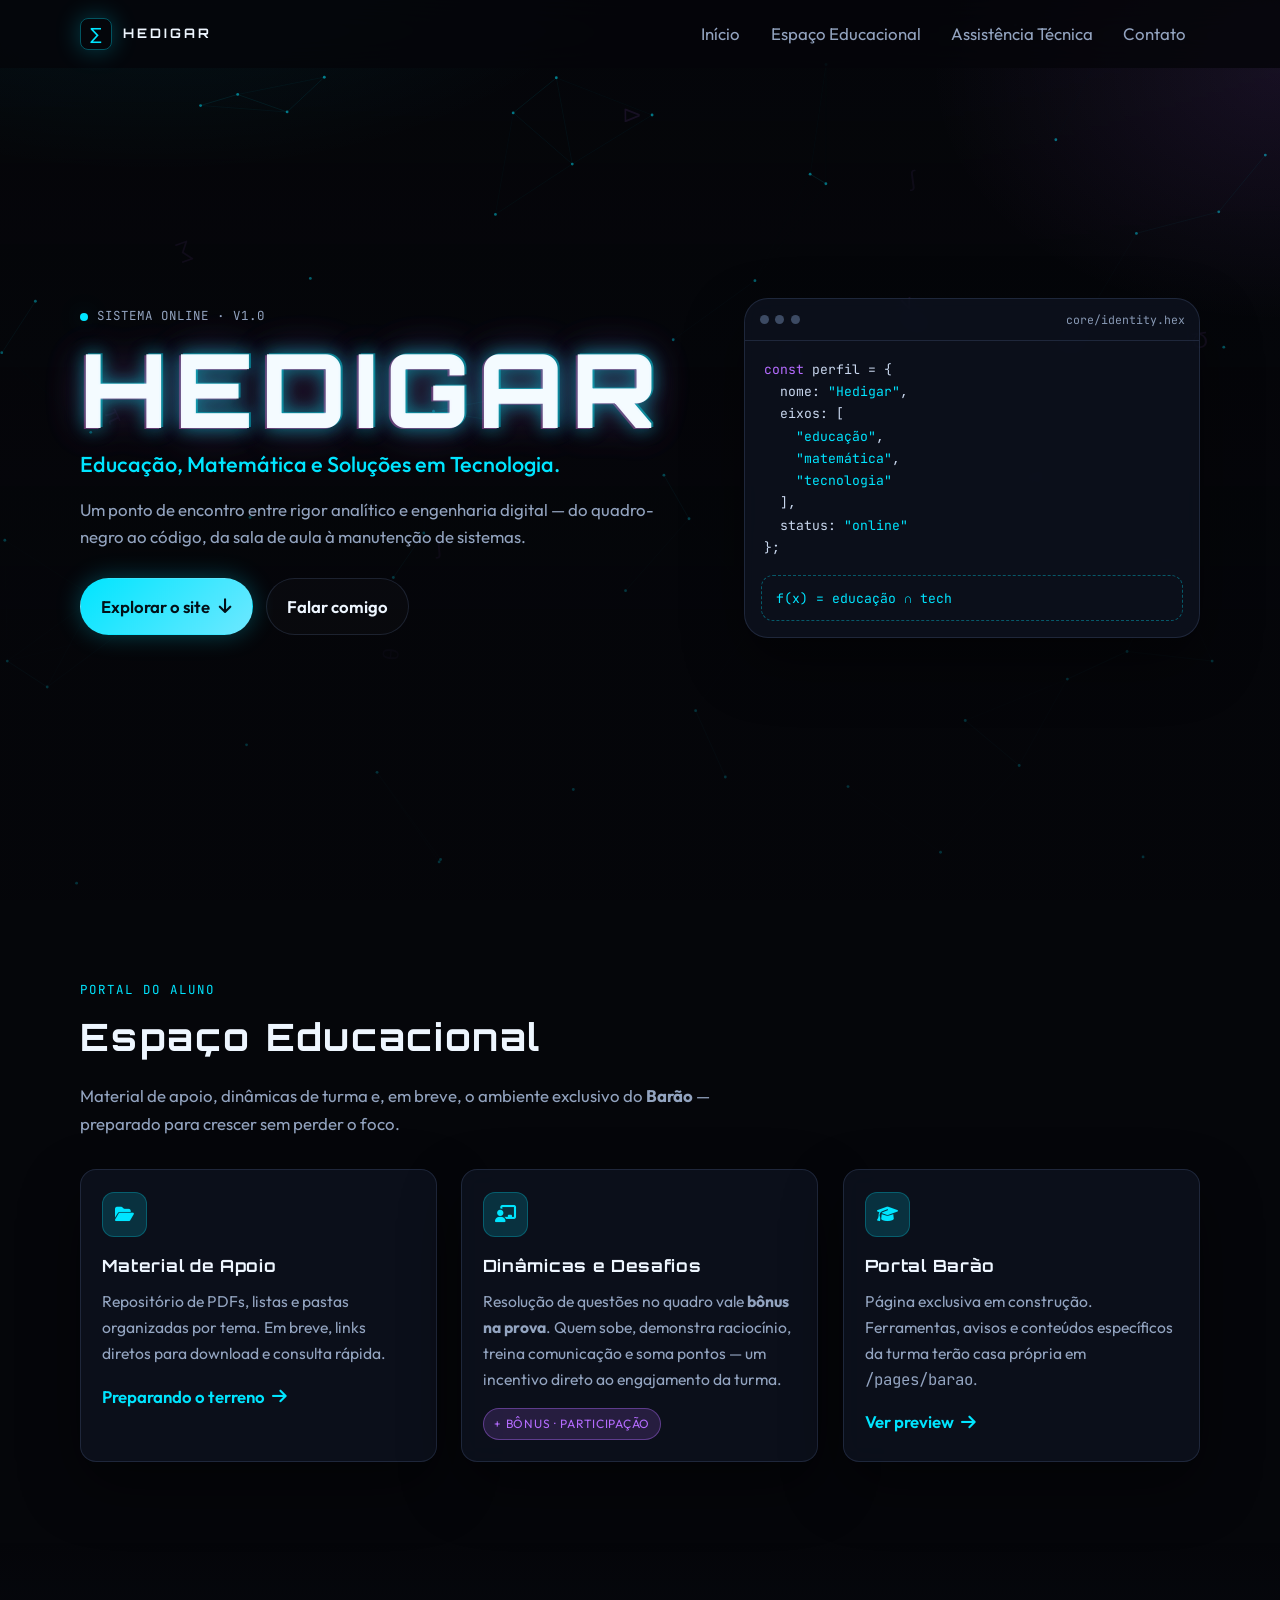
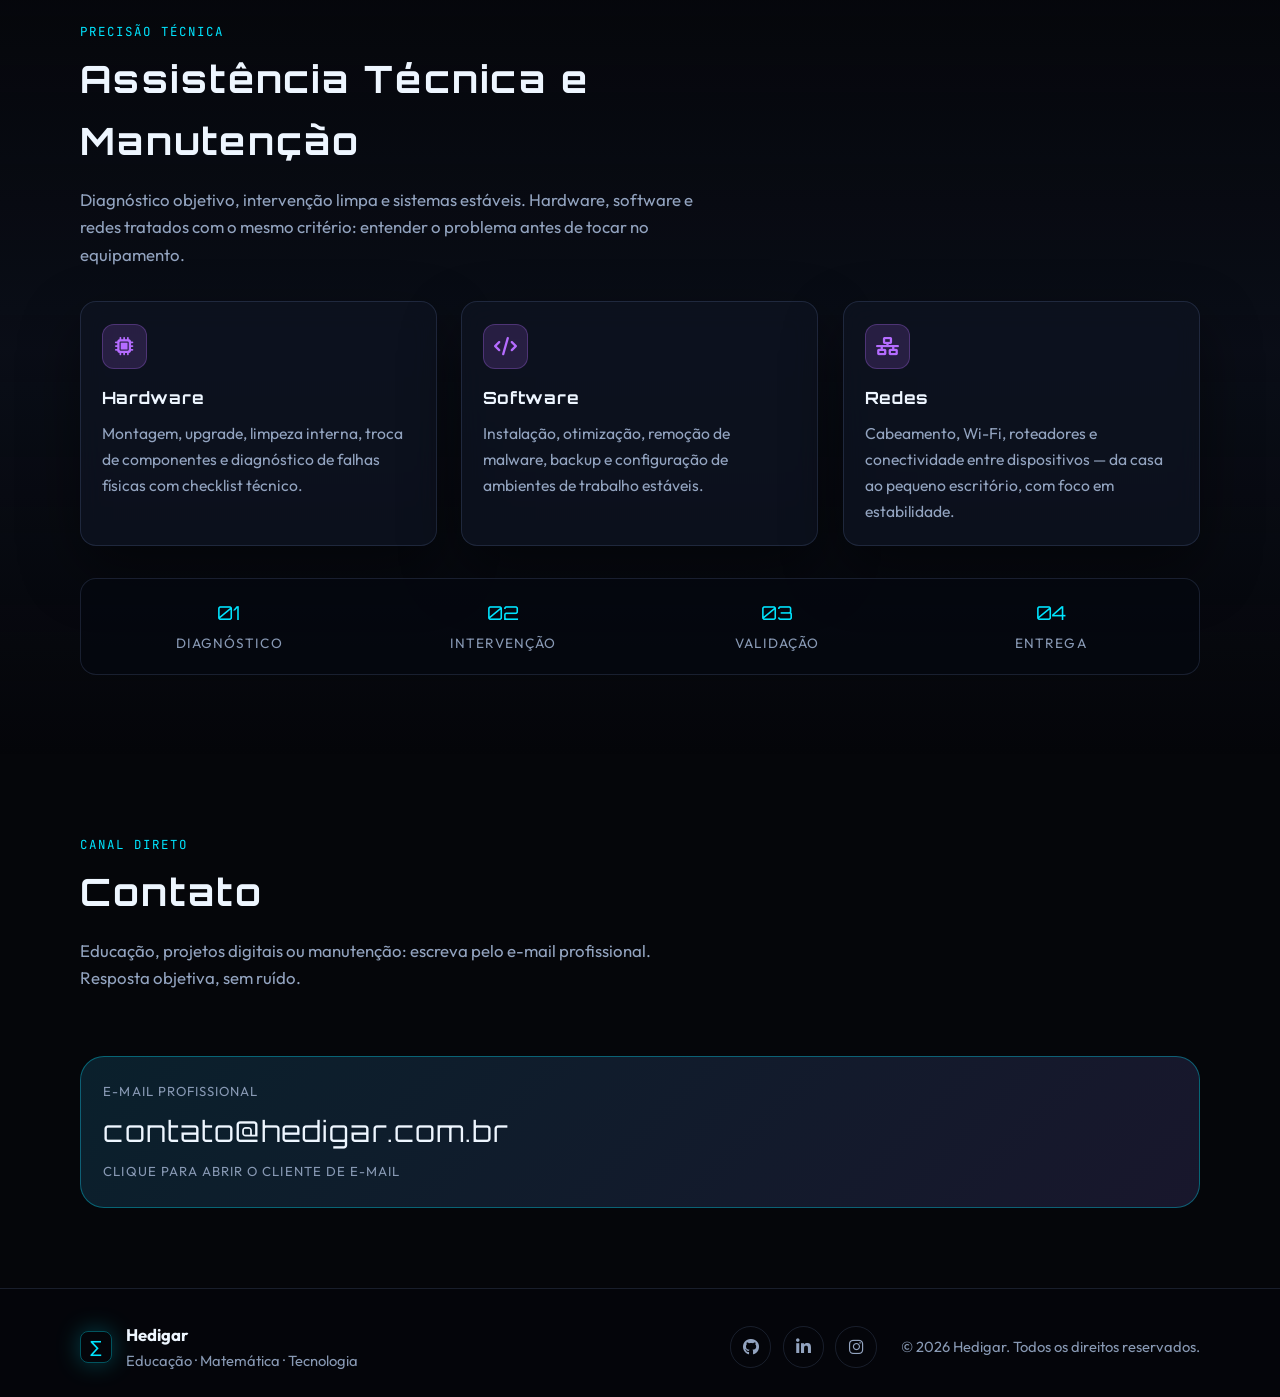
<file: index.html>
<!DOCTYPE html>
<html lang="pt-BR">
  <head>
    <meta charset="UTF-8" />
    <meta name="viewport" content="width=device-width, initial-scale=1.0" />
    <meta
      name="description"
      content="Hedigar — Educação, Matemática e Soluções em Tecnologia. Portal educacional, assistência técnica e projetos digitais."
    />
    <meta name="theme-color" content="#05060a" />
    <link rel="icon" href="assets/img/favicon.svg" type="image/svg+xml" />
    <title>Hedigar — Educação, Matemática e Tecnologia</title>

    <!-- Tipografias: cyber para títulos, humanista para leitura, mono para detalhes técnicos -->
    <link rel="preconnect" href="https://fonts.googleapis.com" />
    <link rel="preconnect" href="https://fonts.gstatic.com" crossorigin />
    <link
      href="https://fonts.googleapis.com/css2?family=Orbitron:wght@500;700;800&family=Outfit:wght@300;400;500;600;700&family=JetBrains+Mono:wght@400;500&display=swap"
      rel="stylesheet"
    />

    <!-- Ícones minimalistas -->
    <link
      rel="stylesheet"
      href="https://cdnjs.cloudflare.com/ajax/libs/font-awesome/6.5.2/css/all.min.css"
      integrity="sha512-SnH5WK+bZxgPHs44uWIX+LLJAJ9/2PkPKZ5QiAj6Ta86w+fsb2TkcmfRyVX3pBnMFcV7oQPJkl9QevSCWr3W6A=="
      crossorigin="anonymous"
      referrerpolicy="no-referrer"
    />

    <!-- CSS modular: tokens → base → layout → componentes → animações -->
    <link rel="stylesheet" href="assets/css/tokens.css" />
    <link rel="stylesheet" href="assets/css/base.css" />
    <link rel="stylesheet" href="assets/css/layout.css" />
    <link rel="stylesheet" href="assets/css/components.css" />
    <link rel="stylesheet" href="assets/css/animations.css" />
  </head>
  <body>
    <!-- Canvas de fundo: partículas conectadas + símbolos matemáticos -->
    <canvas id="bg-canvas" aria-hidden="true"></canvas>
    <div class="page-veil" aria-hidden="true"></div>

    <a class="skip-link" href="#conteudo">Pular para o conteúdo</a>

    <header class="site-header" data-header>
      <div class="container header-inner">
        <a class="brand" href="#inicio" aria-label="Hedigar — início">
          <span class="brand-mark" aria-hidden="true">∑</span>
          <span class="brand-name">HEDIGAR</span>
        </a>

        <button
          class="nav-toggle"
          type="button"
          data-nav-toggle
          aria-expanded="false"
          aria-controls="menu-principal"
          aria-label="Abrir menu"
        >
          <span></span>
          <span></span>
          <span></span>
        </button>

        <nav class="site-nav" id="menu-principal" data-nav>
          <ul class="nav-list">
            <li><a href="#inicio">Início</a></li>
            <li><a href="#educacao">Espaço Educacional</a></li>
            <li><a href="#assistencia">Assistência Técnica</a></li>
            <li><a href="#contato">Contato</a></li>
          </ul>
        </nav>
      </div>
    </header>

    <main id="conteudo">
      <!-- 1. Hero -->
      <section class="hero" id="inicio">
        <div class="container hero-grid">
          <div class="hero-copy">
            <p class="eyebrow reveal" data-reveal>
              <span class="pulse-dot"></span>
              Sistema online · v1.0
            </p>
            <h1 class="hero-title reveal" data-reveal>
              <span class="hero-glitch" data-text="HEDIGAR">HEDIGAR</span>
            </h1>
            <p class="hero-subtitle reveal" data-reveal>
              Educação, Matemática e Soluções em Tecnologia.
            </p>
            <p class="hero-lead reveal" data-reveal>
              Um ponto de encontro entre rigor analítico e engenharia digital —
              do quadro-negro ao código, da sala de aula à manutenção de sistemas.
            </p>
            <div class="hero-actions reveal" data-reveal>
              <a class="btn btn-primary" href="#educacao">
                Explorar o site
                <i class="fa-solid fa-arrow-down" aria-hidden="true"></i>
              </a>
              <a class="btn btn-ghost" href="#contato">Falar comigo</a>
            </div>
          </div>

          <aside class="hero-panel reveal" data-reveal aria-hidden="true">
            <div class="panel-frame">
              <header class="panel-bar">
                <span></span><span></span><span></span>
                <code>core/identity.hex</code>
              </header>
              <pre class="panel-code"><code><span class="tok-kw">const</span> perfil = {
  nome: <span class="tok-str">"Hedigar"</span>,
  eixos: [
    <span class="tok-str">"educação"</span>,
    <span class="tok-str">"matemática"</span>,
    <span class="tok-str">"tecnologia"</span>
  ],
  status: <span class="tok-str">"online"</span>
};</code></pre>
              <div class="panel-formula">
                <span>f(x) = educação ∩ tech</span>
              </div>
            </div>
          </aside>
        </div>
      </section>

      <!-- 2. Espaço Educacional / Portal do Aluno -->
      <section class="section" id="educacao">
        <div class="container">
          <header class="section-head reveal" data-reveal>
            <p class="section-kicker">Portal do Aluno</p>
            <h2>Espaço Educacional</h2>
            <p class="section-intro">
              Material de apoio, dinâmicas de turma e, em breve, o ambiente exclusivo
              do <strong>Barão</strong> — preparado para crescer sem perder o foco.
            </p>
          </header>

          <div class="card-grid">
            <article class="card reveal" data-reveal>
              <div class="card-icon" aria-hidden="true">
                <i class="fa-solid fa-folder-open"></i>
              </div>
              <h3>Material de Apoio</h3>
              <p>
                Repositório de PDFs, listas e pastas organizadas por tema.
                Em breve, links diretos para download e consulta rápida.
              </p>
              <a class="card-link" href="pages/barao/index.html">
                Preparando o terreno
                <i class="fa-solid fa-arrow-right" aria-hidden="true"></i>
              </a>
            </article>

            <article class="card card-accent reveal" data-reveal>
              <div class="card-icon" aria-hidden="true">
                <i class="fa-solid fa-chalkboard-user"></i>
              </div>
              <h3>Dinâmicas e Desafios</h3>
              <p>
                Resolução de questões no quadro vale <strong>bônus na prova</strong>.
                Quem sobe, demonstra raciocínio, treina comunicação e soma pontos —
                um incentivo direto ao engajamento da turma.
              </p>
              <span class="chip">+ bônus · participação</span>
            </article>

            <article class="card card-soon reveal" data-reveal>
              <div class="card-icon" aria-hidden="true">
                <i class="fa-solid fa-graduation-cap"></i>
              </div>
              <h3>Portal Barão</h3>
              <p>
                Página exclusiva em construção. Ferramentas, avisos e conteúdos
                específicos da turma terão casa própria em
                <code>/pages/barao</code>.
              </p>
              <a class="card-link" href="pages/barao/index.html">
                Ver preview
                <i class="fa-solid fa-arrow-right" aria-hidden="true"></i>
              </a>
            </article>
          </div>
        </div>
      </section>

      <!-- 3. Assistência Técnica -->
      <section class="section section-tech" id="assistencia">
        <div class="container">
          <header class="section-head reveal" data-reveal>
            <p class="section-kicker">Precisão técnica</p>
            <h2>Assistência Técnica e Manutenção</h2>
            <p class="section-intro">
              Diagnóstico objetivo, intervenção limpa e sistemas estáveis.
              Hardware, software e redes tratados com o mesmo critério:
              entender o problema antes de tocar no equipamento.
            </p>
          </header>

          <div class="service-grid">
            <article class="service-card reveal" data-reveal>
              <div class="service-icon" aria-hidden="true">
                <i class="fa-solid fa-microchip"></i>
              </div>
              <h3>Hardware</h3>
              <p>
                Montagem, upgrade, limpeza interna, troca de componentes e
                diagnóstico de falhas físicas com checklist técnico.
              </p>
            </article>

            <article class="service-card reveal" data-reveal>
              <div class="service-icon" aria-hidden="true">
                <i class="fa-solid fa-code"></i>
              </div>
              <h3>Software</h3>
              <p>
                Instalação, otimização, remoção de malware, backup e
                configuração de ambientes de trabalho estáveis.
              </p>
            </article>

            <article class="service-card reveal" data-reveal>
              <div class="service-icon" aria-hidden="true">
                <i class="fa-solid fa-network-wired"></i>
              </div>
              <h3>Redes</h3>
              <p>
                Cabeamento, Wi-Fi, roteadores e conectividade entre dispositivos —
                da casa ao pequeno escritório, com foco em estabilidade.
              </p>
            </article>
          </div>

          <div class="trust-bar reveal" data-reveal>
            <div>
              <span class="trust-value">01</span>
              <span class="trust-label">Diagnóstico</span>
            </div>
            <div>
              <span class="trust-value">02</span>
              <span class="trust-label">Intervenção</span>
            </div>
            <div>
              <span class="trust-value">03</span>
              <span class="trust-label">Validação</span>
            </div>
            <div>
              <span class="trust-value">04</span>
              <span class="trust-label">Entrega</span>
            </div>
          </div>
        </div>
      </section>

      <!-- 4. Contato -->
      <section class="section" id="contato">
        <div class="container contact-wrap">
          <header class="section-head reveal" data-reveal>
            <p class="section-kicker">Canal direto</p>
            <h2>Contato</h2>
            <p class="section-intro">
              Educação, projetos digitais ou manutenção: escreva pelo e-mail
              profissional. Resposta objetiva, sem ruído.
            </p>
          </header>

          <a class="mail-card reveal" data-reveal href="mailto:contato@hedigar.com.br">
            <span class="mail-label">E-mail profissional</span>
            <span class="mail-address">contato@hedigar.com.br</span>
            <span class="mail-hint">Clique para abrir o cliente de e-mail</span>
          </a>
        </div>
      </section>
    </main>

    <footer class="site-footer">
      <div class="container footer-inner">
        <div class="footer-brand">
          <span class="brand-mark" aria-hidden="true">∑</span>
          <div>
            <strong>Hedigar</strong>
            <p>Educação · Matemática · Tecnologia</p>
          </div>
        </div>

        <ul class="social-list">
          <li>
            <a href="https://github.com" target="_blank" rel="noopener noreferrer" aria-label="GitHub">
              <i class="fa-brands fa-github" aria-hidden="true"></i>
            </a>
          </li>
          <li>
            <a href="https://www.linkedin.com" target="_blank" rel="noopener noreferrer" aria-label="LinkedIn">
              <i class="fa-brands fa-linkedin-in" aria-hidden="true"></i>
            </a>
          </li>
          <li>
            <a href="https://www.instagram.com" target="_blank" rel="noopener noreferrer" aria-label="Instagram">
              <i class="fa-brands fa-instagram" aria-hidden="true"></i>
            </a>
          </li>
        </ul>

        <p class="copyright">
          © <span data-year></span> Hedigar. Todos os direitos reservados.
        </p>
      </div>
    </footer>

    <script src="assets/js/background.js" defer></script>
    <script src="assets/js/animations.js" defer></script>
    <script src="assets/js/main.js" defer></script>
  </body>
</html>
</file>
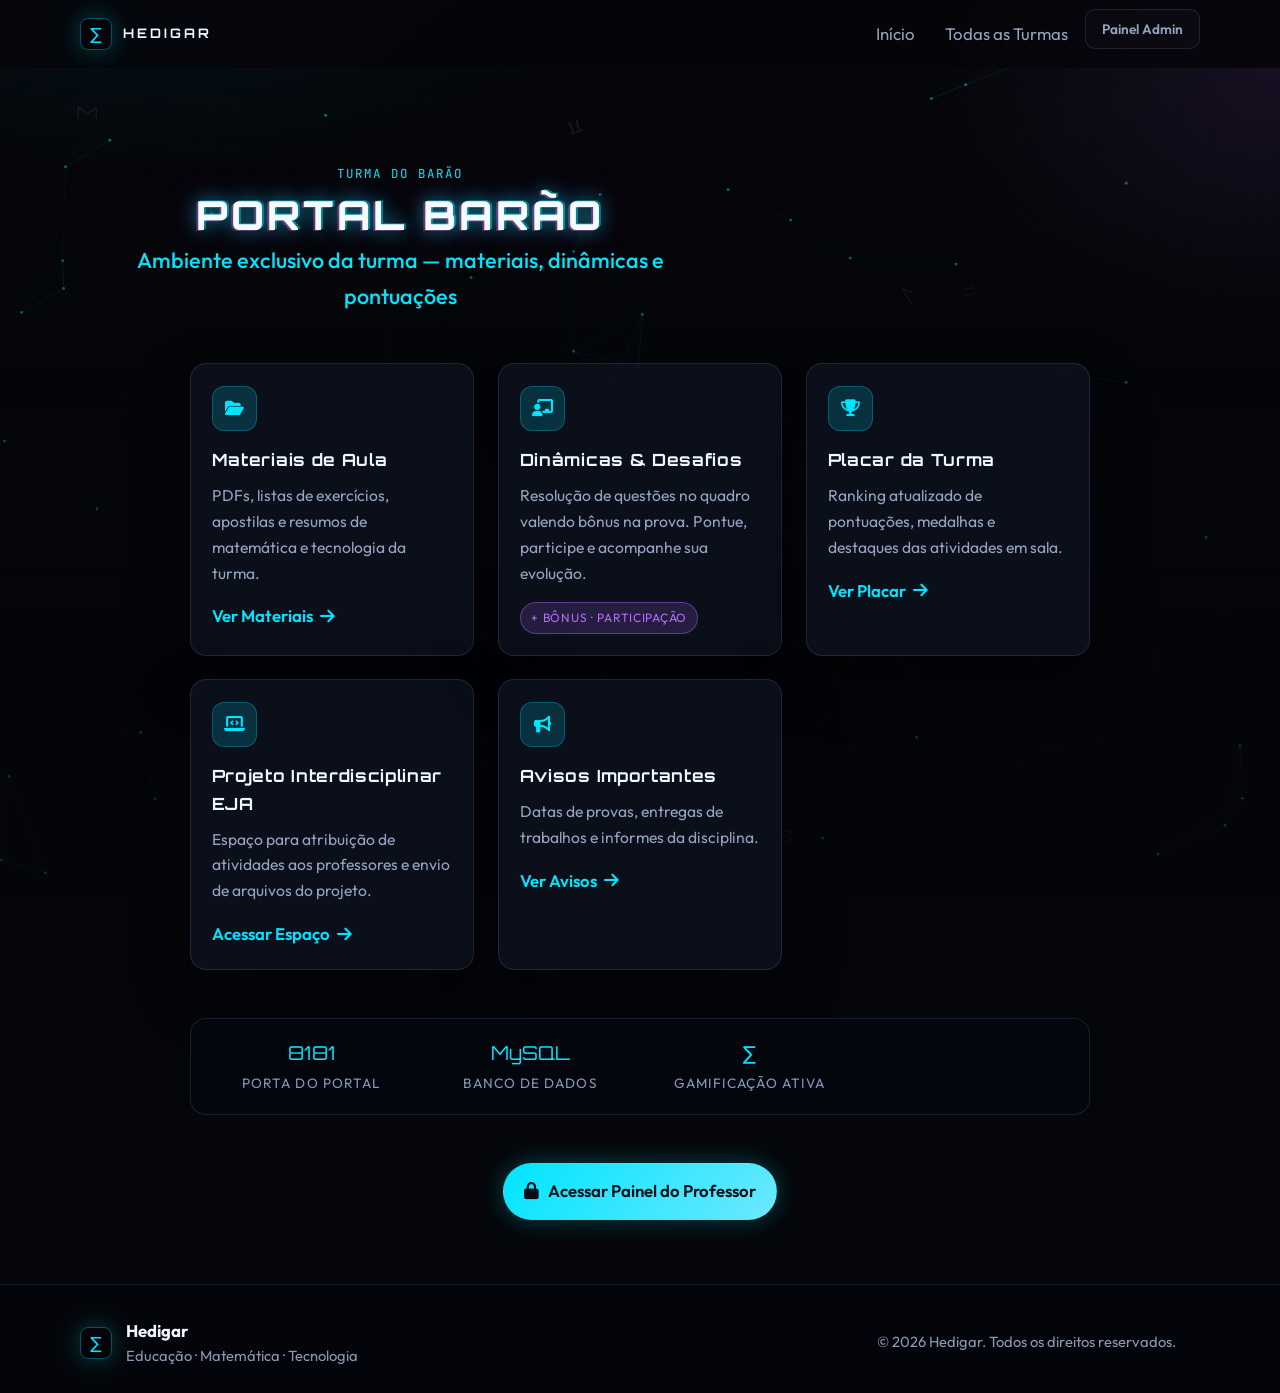
<file: pages/barao/index.html>
<!DOCTYPE html>
<html lang="pt-BR">
<head>
    <meta charset="UTF-8" />
    <meta name="viewport" content="width=device-width, initial-scale=1.0" />
    <meta name="theme-color" content="#05060a" />
    <title>Portal Barão — Hedigar</title>

    <!-- Tipografias: cyber para títulos, humanista para leitura, mono para detalhes técnicos -->
    <link rel="preconnect" href="https://fonts.googleapis.com" />
    <link rel="preconnect" href="https://fonts.gstatic.com" crossorigin />
    <link
        href="https://fonts.googleapis.com/css2?family=Orbitron:wght@500;700;800&family=Outfit:wght@300;400;500;600;700&family=JetBrains+Mono:wght@400;500&display=swap"
        rel="stylesheet"
    />

    <!-- Ícones minimalistas -->
    <link
        rel="stylesheet"
        href="https://cdnjs.cloudflare.com/ajax/libs/font-awesome/6.5.2/css/all.min.css"
        integrity="sha512-SnH5WK+bZxgPHs44uWIX+LLJAJ9/2PkPKZ5QiAj6Ta86w+fsb2TkcmfRyVX3pBnMFcV7oQPJkl9QevSCWr3W6A=="
        crossorigin="anonymous"
        referrerpolicy="no-referrer"
    />

    <!-- CSS modular: tokens → base → layout → componentes → animações -->
    <link rel="stylesheet" href="../../assets/css/tokens.css" />
    <link rel="stylesheet" href="../../assets/css/base.css" />
    <link rel="stylesheet" href="../../assets/css/layout.css" />
    <link rel="stylesheet" href="../../assets/css/components.css" />
    <link rel="stylesheet" href="../../assets/css/animations.css" />
</head>
<body>
    <!-- Canvas de fundo: partículas conectadas + símbolos matemáticos -->
    <canvas id="bg-canvas" aria-hidden="true"></canvas>
    <div class="page-veil" aria-hidden="true"></div>

    <a class="skip-link" href="#conteudo-barao">Pular para o conteúdo</a>

    <header class="site-header" data-header>
        <div class="container header-inner">
            <a class="brand" href="../../index.html" aria-label="Hedigar — início">
                <span class="brand-mark" aria-hidden="true">∑</span>
                <span class="brand-name">HEDIGAR</span>
            </a>

            <button
                class="nav-toggle"
                type="button"
                data-nav-toggle
                aria-expanded="false"
                aria-controls="menu-barao"
                aria-label="Abrir menu"
            >
                <span></span>
                <span></span>
                <span></span>
            </button>

            <nav class="site-nav" id="menu-barao" data-nav>
                <ul class="nav-list">
                    <li><a href="../../index.html">Início</a></li>
                    <li><a href="../../index.php">Todas as Turmas</a></li>
                    <li><a href="../../admin/login.php" class="btn btn-ghost" style="padding:0.5rem 1rem;font-size:0.85rem;">Painel Admin</a></li>
                </ul>
            </nav>
        </div>
    </header>

    <main id="conteudo-barao">
        <section class="section" style="padding-top: 6rem; padding-bottom: 4rem;">
            <div class="container">
                <!-- Cabeçalho da página Barão -->
                <header class="section-head reveal" data-reveal style="margin-bottom: 3rem; text-align: center;">
                    <p class="section-kicker">Turma do Barão</p>
                    <h1 class="hero-title" style="font-size: 2.5rem;">
                        <span class="hero-glitch" data-text="PORTAL BARÃO">PORTAL BARÃO</span>
                    </h1>
                    <p class="hero-subtitle">Ambiente exclusivo da turma — materiais, dinâmicas e pontuações</p>
                </header>

                <!-- Grid de cards do Barão -->
                <div class="card-grid" style="max-width: 900px; margin: 0 auto;">
                    <article class="card reveal" data-reveal>
                        <div class="card-icon" aria-hidden="true">
                            <i class="fa-solid fa-folder-open"></i>
                        </div>
                        <h3>Materiais de Aula</h3>
                        <p>PDFs, listas de exercícios, apostilas e resumos de matemática e tecnologia da turma.</p>
                        <a class="card-link" href="../../turma.php?slug=barao">
                            Ver Materiais <i class="fa-solid fa-arrow-right" aria-hidden="true"></i>
                        </a>
                    </article>

                    <article class="card card-accent reveal" data-reveal>
                        <div class="card-icon" aria-hidden="true">
                            <i class="fa-solid fa-chalkboard-user"></i>
                        </div>
                        <h3>Dinâmicas & Desafios</h3>
                        <p>Resolução de questões no quadro valendo bônus na prova. Pontue, participe e acompanhe sua evolução.</p>
                        <span class="chip">+ bônus · participação</span>
                    </article>

                    <article class="card reveal" data-reveal>
                        <div class="card-icon" aria-hidden="true">
                            <i class="fa-solid fa-trophy"></i>
                        </div>
                        <h3>Placar da Turma</h3>
                        <p>Ranking atualizado de pontuações, medalhas e destaques das atividades em sala.</p>
                        <a class="card-link" href="../../turma.php?slug=barao">
                            Ver Placar <i class="fa-solid fa-arrow-right" aria-hidden="true"></i>
                        </a>
                    </article>

                    <article class="card reveal" data-reveal>
                        <div class="card-icon" aria-hidden="true">
                            <i class="fa-solid fa-laptop-code"></i>
                        </div>
                        <h3>Projeto Interdisciplinar EJA</h3>
                        <p>Espaço para atribuição de atividades aos professores e envio de arquivos do projeto.</p>
                        <a class="card-link" href="../cultura_digital/index.php">
                            Acessar Espaço <i class="fa-solid fa-arrow-right" aria-hidden="true"></i>
                        </a>
                    </article>

                    <article class="card reveal" data-reveal>
                        <div class="card-icon" aria-hidden="true">
                            <i class="fa-solid fa-bullhorn"></i>
                        </div>
                        <h3>Avisos Importantes</h3>
                        <p>Datas de provas, entregas de trabalhos e informes da disciplina.</p>
                        <a class="card-link" href="../../turma.php?slug=barao">
                            Ver Avisos <i class="fa-solid fa-arrow-right" aria-hidden="true"></i>
                        </a>
                    </article>
                </div>

                <!-- Call to action para o Admin -->
                <div class="trust-bar reveal" data-reveal style="margin-top: 3rem; max-width: 900px; margin-left: auto; margin-right: auto;">
                    <div>
                        <span class="trust-value">8181</span>
                        <span class="trust-label">Porta do Portal</span>
                    </div>
                    <div>
                        <span class="trust-value">MySQL</span>
                        <span class="trust-label">Banco de Dados</span>
                    </div>
                    <div>
                        <span class="trust-value">∑</span>
                        <span class="trust-label">Gamificação Ativa</span>
                    </div>
                </div>

                <div class="reveal" data-reveal style="margin-top: 3rem; text-align: center;">
                    <a class="btn btn-primary" href="../../admin/login.php">
                        <i class="fa-solid fa-lock" aria-hidden="true"></i> Acessar Painel do Professor
                    </a>
                </div>
            </div>
        </section>
    </main>

    <footer class="site-footer">
        <div class="container footer-inner">
            <div class="footer-brand">
                <span class="brand-mark" aria-hidden="true">∑</span>
                <div>
                    <strong>Hedigar</strong>
                    <p>Educação · Matemática · Tecnologia</p>
                </div>
            </div>
            <p class="copyright">
                © <span data-year></span> Hedigar. Todos os direitos reservados.
            </p>
        </div>
    </footer>

    <script src="../../assets/js/background.js" defer></script>
    <script src="../../assets/js/animations.js" defer></script>
    <script src="../../assets/js/main.js" defer></script>
</body>
</html>
</file>
<file: assets/css/tokens.css>
/* ============================================================
   tokens.css — Design system (cores, tipo, ritmo, elevação)
   Tema: dark mode + neon (ciano / violeta) + matemática
   ============================================================ */

:root {
  /* Superfícies */
  --bg-deep: #05060a;
  --bg-base: #080b12;
  --bg-elevated: #0e1422;
  --bg-card: rgba(14, 20, 34, 0.72);
  --bg-glass: rgba(8, 12, 22, 0.55);

  /* Texto */
  --text-primary: #eef6ff;
  --text-muted: #93a4c0;
  --text-dim: #8899b4;

  /* Neon */
  --cyan: #00e5ff;
  --cyan-soft: rgba(0, 229, 255, 0.16);
  --violet: #b56cff;
  --violet-soft: rgba(181, 108, 255, 0.16);
  --magenta: #ff4fd8;

  /* Semânticos */
  --line: rgba(148, 185, 255, 0.14);
  --line-strong: rgba(0, 229, 255, 0.35);
  --shadow: 0 24px 60px rgba(0, 0, 0, 0.45);
  --glow-cyan: 0 0 24px rgba(0, 229, 255, 0.28);
  --glow-violet: 0 0 28px rgba(181, 108, 255, 0.28);

  /* Tipo */
  --font-display: "Orbitron", system-ui, sans-serif;
  --font-sans: "Outfit", system-ui, sans-serif;
  --font-mono: "JetBrains Mono", ui-monospace, monospace;

  /* Ritmo (mobile-first) */
  --space-1: 0.25rem;
  --space-2: 0.5rem;
  --space-3: 0.75rem;
  --space-4: 1rem;
  --space-5: 1.5rem;
  --space-6: 2rem;
  --space-7: 3rem;
  --space-8: 5rem;

  --radius-sm: 10px;
  --radius-md: 16px;
  --radius-lg: 24px;

  --header-h: 4.25rem;
  --container: 1120px;
  --ease: cubic-bezier(0.22, 1, 0.36, 1);
}

@media (prefers-reduced-motion: reduce) {
  :root {
    --ease: linear;
  }
}
</file>
<file: assets/css/base.css>
/* ============================================================
   base.css — Reset, tipografia e elementos globais
   ============================================================ */

*,
*::before,
*::after {
  box-sizing: border-box;
}

html {
  scroll-behavior: smooth;
}

body {
  margin: 0;
  min-height: 100vh;
  font-family: var(--font-sans);
  font-size: 1.05rem;
  line-height: 1.65;
  color: var(--text-primary);
  background: var(--bg-deep);
  overflow-x: hidden;
}

img,
svg {
  max-width: 100%;
  display: block;
}

a {
  color: inherit;
  text-decoration: none;
}

button {
  font: inherit;
  color: inherit;
  background: none;
  border: 0;
  cursor: pointer;
}

h1,
h2,
h3,
p,
ul,
pre {
  margin: 0;
}

ul {
  padding: 0;
  list-style: none;
}

code,
pre {
  font-family: var(--font-mono);
}

#bg-canvas {
  position: fixed;
  inset: 0;
  z-index: 0;
  width: 100%;
  height: 100%;
  pointer-events: none;
}

.page-veil {
  position: fixed;
  inset: 0;
  z-index: 1;
  pointer-events: none;
  background:
    radial-gradient(900px 480px at 12% -10%, rgba(0, 229, 255, 0.08), transparent 55%),
    radial-gradient(700px 500px at 100% 8%, rgba(181, 108, 255, 0.1), transparent 50%),
    linear-gradient(180deg, rgba(5, 6, 10, 0.2), rgba(5, 6, 10, 0.72) 70%);
}

.skip-link {
  position: absolute;
  left: 1rem;
  top: -4rem;
  z-index: 100;
  padding: 0.6rem 0.9rem;
  background: var(--cyan);
  color: #021018;
  border-radius: 8px;
  font-weight: 600;
}

.skip-link:focus {
  top: 1rem;
}

.container {
  width: min(100% - 2rem, var(--container));
  margin-inline: auto;
}
</file>
<file: assets/css/layout.css>
/* ============================================================
   layout.css — Header, seções, grids e rodapé
   ============================================================ */

.site-header,
main,
.site-footer {
  position: relative;
  z-index: 2;
}

.site-header {
  position: sticky;
  top: 0;
  z-index: 20;
  height: var(--header-h);
  backdrop-filter: blur(16px);
  background: rgba(5, 6, 10, 0.82);
  border-bottom: 1px solid transparent;
  transition: border-color 0.3s var(--ease), background  0.3s var(--ease);
}

.site-header.is-scrolled {
  border-bottom-color: var(--line);
  background: rgba(5, 6, 10, 0.82);
}

.header-inner {
  display: flex;
  align-items: center;
  justify-content: space-between;
  height: var(--header-h);
  gap: var(--space-4);
}

.brand {
  display: flex;
  align-items: center;
  gap: 0.7rem;
}

.brand-mark {
  display: grid;
  place-items: center;
  width: 2rem;
  height: 2rem;
  border-radius: 8px;
  border: 1px solid var(--line-strong);
  color: var(--cyan);
  font-family: var(--font-display);
  box-shadow: var(--glow-cyan);
}

.brand-name {
  font-family: var(--font-display);
  letter-spacing: 0.22em;
  font-size: 0.82rem;
  font-weight: 700;
}

.nav-toggle {
  width: 2.6rem;
  height: 2.6rem;
  display: flex;
  flex-direction: column;
  justify-content: center;
  align-items: center;
  gap: 5px;
  border: 1px solid var(--line);
  border-radius: 10px;
}

.nav-toggle span {
  display: block;
  width: 16px;
  height: 2px;
  background: var(--text-primary);
  transition: transform 0.25s var(--ease), opacity 0.2s;
}

.nav-toggle[aria-expanded="true"] span:nth-child(1) {
  transform: translateY(7px) rotate(45deg);
}

.nav-toggle[aria-expanded="true"] span:nth-child(2) {
  opacity: 0;
}

.nav-toggle[aria-expanded="true"] span:nth-child(3) {
  transform: translateY(-7px) rotate(-45deg);
}

.site-nav {
  position: absolute;
  left: 0;
  right: 0;
  top: var(--header-h);
  padding: 0.75rem 1rem 1.25rem;
  background: rgba(8, 11, 18, 0.96);
  border-bottom: 1px solid var(--line);
  transform: translateY(-8px);
  opacity: 0;
  pointer-events: none;
  transition: opacity 0.25s var(--ease), transform 0.25s var(--ease);
}

.site-nav.is-open {
  opacity: 1;
  transform: none;
  pointer-events: auto;
}

.nav-list {
  display: grid;
  gap: 0.35rem;
}

.nav-list a {
  display: block;
  padding: 0.7rem 0.85rem;
  border-radius: 10px;
  color: var(--text-muted);
}

.nav-list a:hover,
.nav-list a:focus-visible {
  color: var(--cyan);
  background: var(--cyan-soft);
}

.hero {
  min-height: calc(100vh - var(--header-h));
  display: grid;
  align-items: center;
  padding: var(--space-7) 0 var(--space-8);
}

.hero-grid {
  display: grid;
  gap: var(--space-7);
}

.section {
  padding: var(--space-8) 0;
}

.section-tech {
  background: linear-gradient(180deg, transparent, rgba(14, 20, 34, 0.55), transparent);
}

.section-head {
  max-width: 40rem;
  margin-bottom: var(--space-6);
}

.section-head h2 {
  font-family: var(--font-display);
  font-size: clamp(1.6rem, 4vw, 2.35rem);
  letter-spacing: 0.06em;
  margin: 0.35rem 0 0.85rem;
}

.section-kicker {
  color: var(--cyan);
  font-family: var(--font-mono);
  font-size: 0.78rem;
  letter-spacing: 0.16em;
  text-transform: uppercase;
}

.section-intro {
  color: var(--text-muted);
}

.card-grid,
.service-grid {
  display: grid;
  gap: var(--space-5);
}

.contact-wrap {
  display: grid;
  gap: var(--space-6);
}

.site-footer {
  border-top: 1px solid var(--line);
  padding: var(--space-6) 0 var(--space-5);
  background: rgba(5, 6, 10, 0.7);
}

.footer-inner {
  display: grid;
  gap: var(--space-5);
  justify-items: start;
}

.footer-brand {
  display: flex;
  gap: 0.85rem;
  align-items: center;
}

.footer-brand p,
.copyright {
  color: var(--text-dim);
  font-size: 0.92rem;
}

.social-list {
  display: flex;
  gap: 0.7rem;
}

.social-list a {
  display: grid;
  place-items: center;
  width: 2.6rem;
  height: 2.6rem;
  border-radius: 50%;
  border: 1px solid var(--line);
  color: var(--text-muted);
  transition: color 0.2s, border-color 0.2s, box-shadow 0.2s, transform 0.2s;
}

.social-list a:hover,
.social-list a:focus-visible {
  color: var(--cyan);
  border-color: var(--cyan);
  box-shadow: var(--glow-cyan);
  transform: translateY(-2px);
}

@media (min-width: 768px) {
  .nav-toggle {
    display: none;
  }

  .site-nav {
    position: static;
    padding: 0;
    background: none;
    border: 0;
    opacity: 1;
    transform: none;
    pointer-events: auto;
  }

  .nav-list {
    display: flex;
    gap: 0.2rem;
  }

  .hero-grid {
    grid-template-columns: 1.15fr 0.85fr;
    align-items: center;
  }

  .card-grid,
  .service-grid {
    grid-template-columns: repeat(3, 1fr);
  }

  .footer-inner {
    grid-template-columns: 1fr auto auto;
    align-items: center;
  }
}
</file>
<file: assets/css/components.css>
/* ============================================================
   components.css — Hero, cards, botões, painel e contato
   ============================================================ */

.eyebrow {
  display: inline-flex;
  align-items: center;
  gap: 0.55rem;
  color: var(--text-muted);
  font-family: var(--font-mono);
  font-size: 0.78rem;
  letter-spacing: 0.08em;
  text-transform: uppercase;
}

.pulse-dot {
  width: 8px;
  height: 8px;
  border-radius: 50%;
  background: var(--cyan);
  box-shadow: var(--glow-cyan);
  animation: pulse 1.8s ease-in-out infinite;
}

.hero-title {
  margin: 0.7rem 0 0.6rem;
  font-family: var(--font-display);
  font-weight: 800;
  font-size: clamp(2.6rem, 11vw, 6.4rem);
  letter-spacing: 0.08em;
  line-height: 0.95;
}

.hero-glitch {
  display: inline-block;
  position: relative;
  color: var(--text-primary);
  text-shadow:
    0 0 18px rgba(0, 229, 255, 0.35),
    0 0 40px rgba(181, 108, 255, 0.18);
}

.hero-glitch::before,
.hero-glitch::after {
  content: attr(data-text);
  position: absolute;
  inset: 0;
  pointer-events: none;
}

.hero-glitch::before {
  color: var(--cyan);
  transform: translate(2px, -1px);
  opacity: 0.45;
  mix-blend-mode: screen;
}

.hero-glitch::after {
  color: var(--magenta);
  transform: translate(-2px, 1px);
  opacity: 0.35;
  mix-blend-mode: screen;
}

.hero-subtitle {
  font-size: clamp(1.05rem, 2.4vw, 1.35rem);
  color: var(--cyan);
  font-weight: 500;
}

.hero-lead {
  margin-top: 0.85rem;
  max-width: 36rem;
  color: var(--text-muted);
}

.hero-actions {
  display: flex;
  flex-wrap: wrap;
  gap: 0.85rem;
  margin-top: 1.7rem;
}

.btn {
  display: inline-flex;
  align-items: center;
  gap: 0.55rem;
  padding: 0.85rem 1.25rem;
  border-radius: 999px;
  font-weight: 600;
  border: 1px solid transparent;
  transition: transform 0.25s var(--ease), box-shadow 0.25s var(--ease), background 0.25s;
}

.btn-primary {
  background: linear-gradient(135deg, var(--cyan), #6de8ff);
  color: #021018;
  box-shadow: var(--glow-cyan);
}

.btn-primary:hover,
.btn-primary:focus-visible {
  transform: translateY(-3px);
  box-shadow: 0 10px 28px rgba(0, 229, 255, 0.35);
}

.btn-ghost {
  border-color: var(--line);
  color: var(--text-primary);
  background: rgba(255, 255, 255, 0.02);
}

.btn-ghost:hover,
.btn-ghost:focus-visible {
  border-color: var(--violet);
  box-shadow: var(--glow-violet);
  transform: translateY(-3px);
}

.panel-frame {
  border: 1px solid var(--line);
  border-radius: var(--radius-lg);
  background: var(--bg-card);
  box-shadow: var(--shadow);
  overflow: hidden;
  backdrop-filter: blur(10px);
}

.panel-bar {
  display: flex;
  align-items: center;
  gap: 0.4rem;
  padding: 0.7rem 0.9rem;
  border-bottom: 1px solid var(--line);
}

.panel-bar span {
  width: 9px;
  height: 9px;
  border-radius: 50%;
  background: #3c4a63;
}

.panel-bar .dot-red { background: #ff5f57; }
.panel-bar .dot-yellow { background: #febc2e; }
.panel-bar .dot-green { background: #28c840; }

.panel-bar code {
  margin-left: auto;
  color: var(--text-dim);
  font-size: 0.72rem;
}

.panel-code {
  padding: 1.1rem 1.15rem 0.4rem;
  color: #c9d7ee;
  font-size: 0.82rem;
  line-height: 1.7;
  overflow-x: auto;
}

.tok-kw { color: var(--violet); }
.tok-str { color: var(--cyan); }

.panel-formula {
  margin: 0.6rem 1rem 1rem;
  padding: 0.7rem 0.85rem;
  border-radius: 12px;
  border: 1px dashed var(--line-strong);
  color: var(--cyan);
  font-family: var(--font-mono);
  font-size: 0.82rem;
}

.card,
.service-card {
  padding: 1.4rem 1.3rem 1.3rem;
  border-radius: var(--radius-md);
  border: 1px solid var(--line);
  background: var(--bg-card);
  backdrop-filter: blur(12px);
  box-shadow: var(--shadow);
  transition: transform 0.3s var(--ease), border-color 0.3s, box-shadow 0.3s;
  will-change: transform;
}

@media (prefers-reduced-motion: reduce) {
  .card,
  .service-card {
    will-change: auto;
  }
}

.card:hover,
.service-card:hover {
  transform: translateY(-8px);
  border-color: var(--line-strong);
  box-shadow: var(--glow-cyan), var(--shadow);
}

.card-accent:hover {
  border-color: rgba(181, 108, 255, 0.5);
  box-shadow: var(--glow-violet), var(--shadow);
}

.card-icon,
.service-icon {
  width: 2.8rem;
  height: 2.8rem;
  display: grid;
  place-items: center;
  margin-bottom: 0.95rem;
  border-radius: 12px;
  color: var(--cyan);
  background: var(--cyan-soft);
  border: 1px solid rgba(0, 229, 255, 0.25);
}

.card h3,
.service-card h3 {
  font-family: var(--font-display);
  font-size: 1.05rem;
  letter-spacing: 0.04em;
  margin-bottom: 0.55rem;
}

.card p,
.service-card p {
  color: var(--text-muted);
  font-size: 0.98rem;
}

.card-link {
  display: inline-flex;
  align-items: center;
  gap: 0.45rem;
  margin-top: 1rem;
  color: var(--cyan);
  font-weight: 600;
}

.card-link:hover {
  gap: 0.7rem;
}

.chip {
  display: inline-block;
  margin-top: 1rem;
  padding: 0.3rem 0.65rem;
  border-radius: 999px;
  font-size: 0.75rem;
  letter-spacing: 0.06em;
  text-transform: uppercase;
  color: var(--violet);
  border: 1px solid rgba(181, 108, 255, 0.4);
  background: var(--violet-soft);
}

.service-icon {
  color: var(--violet);
  background: var(--violet-soft);
  border-color: rgba(181, 108, 255, 0.28);
  font-size: 1.15rem;
}

.trust-bar {
    margin-top: var(--space-6);
    display: grid;
    grid-template-columns: repeat(4, 1fr);
    gap: 1rem;
    padding: 1.2rem;
    border-radius: var(--radius-md);
    border: 1px solid var(--line);
    background: rgba(5, 8, 16, 0.7);
  }

@media (min-width: 600px) and (max-width: 767px) {
  .trust-bar {
    grid-template-columns: repeat(2, 1fr);
  }
}

.trust-bar > div {
  display: grid;
  gap: 0.15rem;
}

.trust-value {
  font-family: var(--font-display);
  color: var(--cyan);
  font-size: 1.2rem;
}

.trust-label {
  color: var(--text-dim);
  font-size: 0.85rem;
  letter-spacing: 0.08em;
  text-transform: uppercase;
}

.mail-card {
  display: grid;
  gap: 0.35rem;
  padding: 1.5rem 1.4rem;
  border-radius: var(--radius-lg);
  border: 1px solid var(--line-strong);
  background:
    linear-gradient(135deg, rgba(0, 229, 255, 0.08), rgba(181, 108, 255, 0.08)),
    var(--bg-card);
  transition: transform 0.3s var(--ease), box-shadow 0.3s;
}

.mail-card:hover,
.mail-card:focus-visible {
  transform: translateY(-4px);
  box-shadow: var(--glow-cyan);
}

.mail-label,
.mail-hint {
  color: var(--text-dim);
  font-size: 0.82rem;
  letter-spacing: 0.08em;
  text-transform: uppercase;
}

.mail-address {
  font-family: var(--font-display);
  font-size: clamp(1.15rem, 4vw, 1.8rem);
  letter-spacing: 0.04em;
  color: var(--text-primary);
}

@media (min-width: 768px) {
  .trust-bar {
    grid-template-columns: repeat(4, 1fr);
    text-align: center;
  }
}

/* ============================================================
   Formulários — Login, cadastro, etc.
   ============================================================ */

.form-group {
  display: grid;
  gap: 0.4rem;
}

.form-label {
  font-size: 0.85rem;
  font-weight: 500;
  color: var(--text-muted);
  letter-spacing: 0.04em;
  text-transform: uppercase;
}

.input-wrapper {
  position: relative;
  display: flex;
  align-items: center;
}

.input-icon {
  position: absolute;
  left: 1rem;
  color: var(--text-dim);
  font-size: 1.1rem;
  pointer-events: none;
  z-index: 2;
}

.form-input {
  width: 100%;
  padding: 0.95rem 1rem 0.95rem 3rem;
  border-radius: var(--radius-md);
  border: 1px solid var(--line);
  background: var(--bg-card);
  color: var(--text-primary);
  font-family: var(--font-sans);
  font-size: 1rem;
  line-height: 1.4;
  transition: border-color 0.2s, box-shadow 0.2s, background 0.2s;
}

.form-input::placeholder {
  color: var(--text-dim);
}

.form-input:focus,
.form-input:focus-visible {
  outline: none;
  border-color: var(--cyan);
  box-shadow: 0 0 0 3px rgba(0, 229, 255, 0.15);
  background: var(--bg-elevated);
}

.form-input:disabled {
  opacity: 0.5;
  cursor: not-allowed;
}

.input-toggle {
  position: absolute;
  right: 0.85rem;
  padding: 0.4rem;
  color: var(--text-dim);
  background: transparent;
  border: none;
  border-radius: var(--radius-sm);
  transition: color 0.2s;
}

.input-toggle:hover,
.input-toggle:focus-visible {
  color: var(--cyan);
}

.input-toggle:focus-visible {
  outline: 2px solid var(--cyan);
  outline-offset: 2px;
}

.btn-block {
  width: 100%;
  justify-content: center;
}

.alert {
  display: flex;
  align-items: center;
  gap: 0.75rem;
  padding: 1rem 1.1rem;
  border-radius: var(--radius-md);
  border: 1px solid;
  font-size: 0.9rem;
  line-height: 1.5;
}

.alert-error {
  background: rgba(239, 68, 68, 0.12);
  border-color: rgba(239, 68, 68, 0.35);
  color: #fca5a5;
}

.alert-error i {
  color: #ef4444;
  font-size: 1.1rem;
  flex-shrink: 0;
}

.login-hint {
  background: var(--bg-card) !important;
  border: 1px solid var(--line) !important;
}

.login-hint code {
  background: var(--bg-deep);
  padding: 0.15rem 0.4rem;
  border-radius: 4px;
  font-size: 0.85em;
  color: var(--cyan);
}

.link-ghost {
  display: inline-flex;
  align-items: center;
  gap: 0.4rem;
  color: var(--text-muted);
  font-size: 0.9rem;
  transition: color 0.2s, gap 0.2s;
}

.link-ghost:hover {
  color: var(--cyan);
  gap: 0.6rem;
}
</file>
<file: assets/css/animations.css>
/* ============================================================
   animations.css — Fade-in, pulso e respeito a reduced-motion
   ============================================================ */

@keyframes pulse {
  0%,
  100% {
    opacity: 1;
    transform: scale(1);
  }
  50% {
    opacity: 0.45;
    transform: scale(0.75);
  }
}

@keyframes fadeUp {
  from {
    opacity: 0;
    transform: translateY(22px);
  }
  to {
    opacity: 1;
    transform: none;
  }
}

.reveal {
  opacity: 0;
  transform: translateY(22px);
}

.reveal.is-visible {
  animation: fadeUp 0.8s var(--ease) forwards;
}

.card-grid .reveal.is-visible:nth-child(2),
.service-grid .reveal.is-visible:nth-child(2) {
  animation-delay: 0.08s;
}

.card-grid .reveal.is-visible:nth-child(3),
.service-grid .reveal.is-visible:nth-child(3) {
  animation-delay: 0.16s;
}

@media (prefers-reduced-motion: reduce) {
  html {
    scroll-behavior: auto;
  }

  .reveal,
  .reveal.is-visible {
    opacity: 1;
    transform: none;
    animation: none;
  }

  .pulse-dot,
  .btn,
  .card,
  .service-card,
  .mail-card,
  .social-list a {
    animation: none;
    transition: none;
  }
}
</file>
